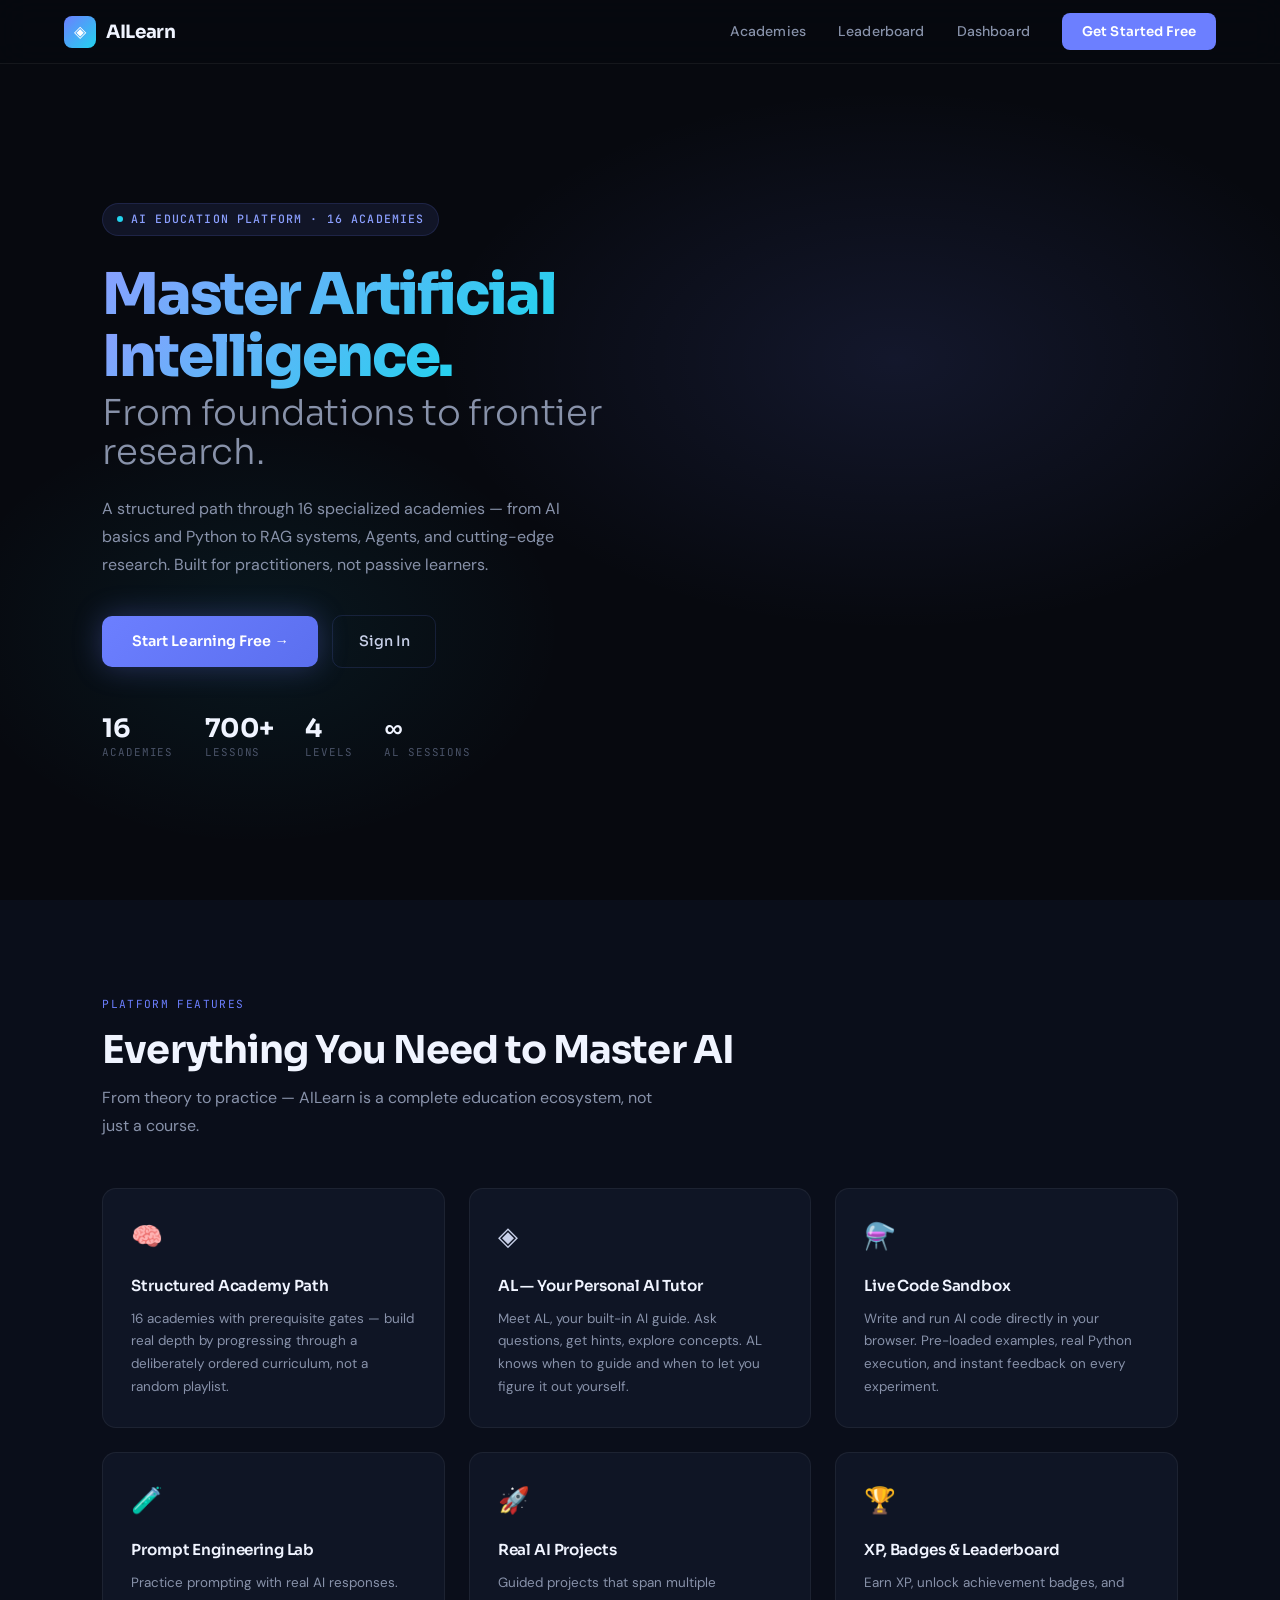
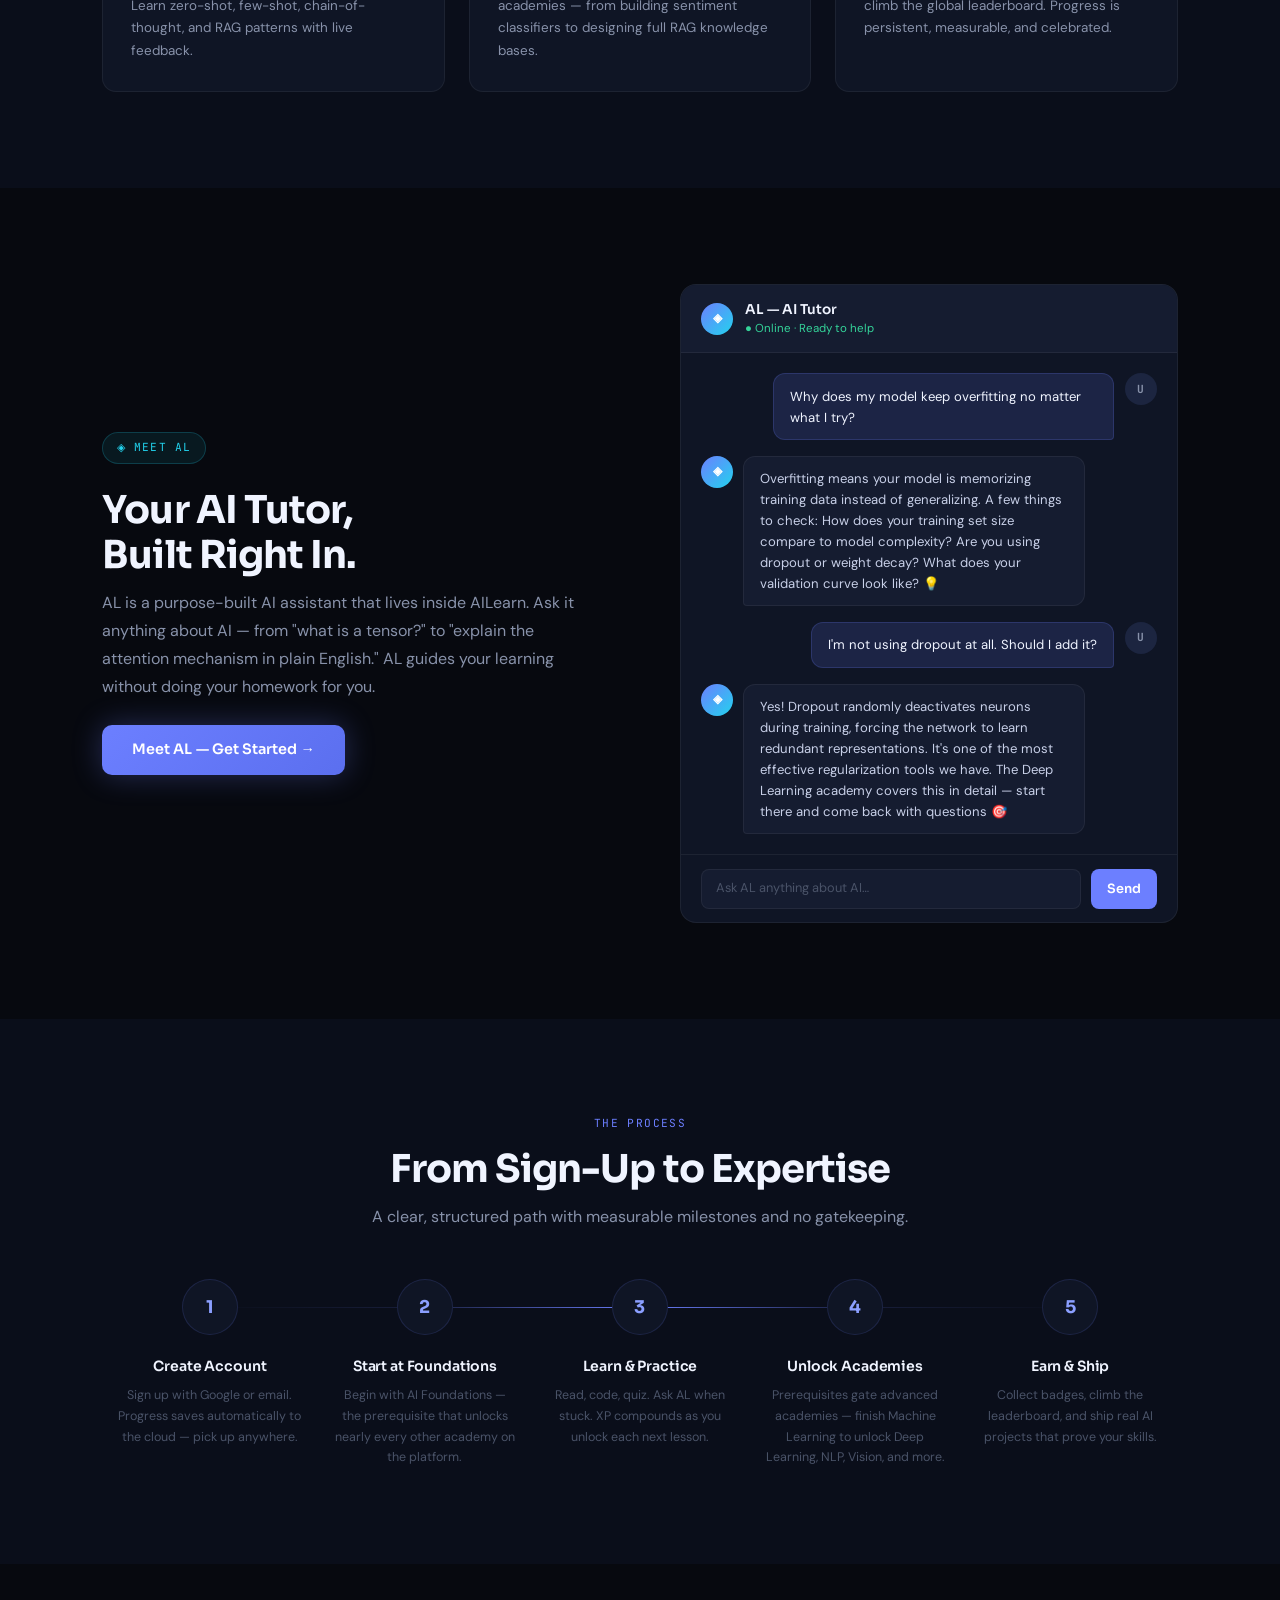
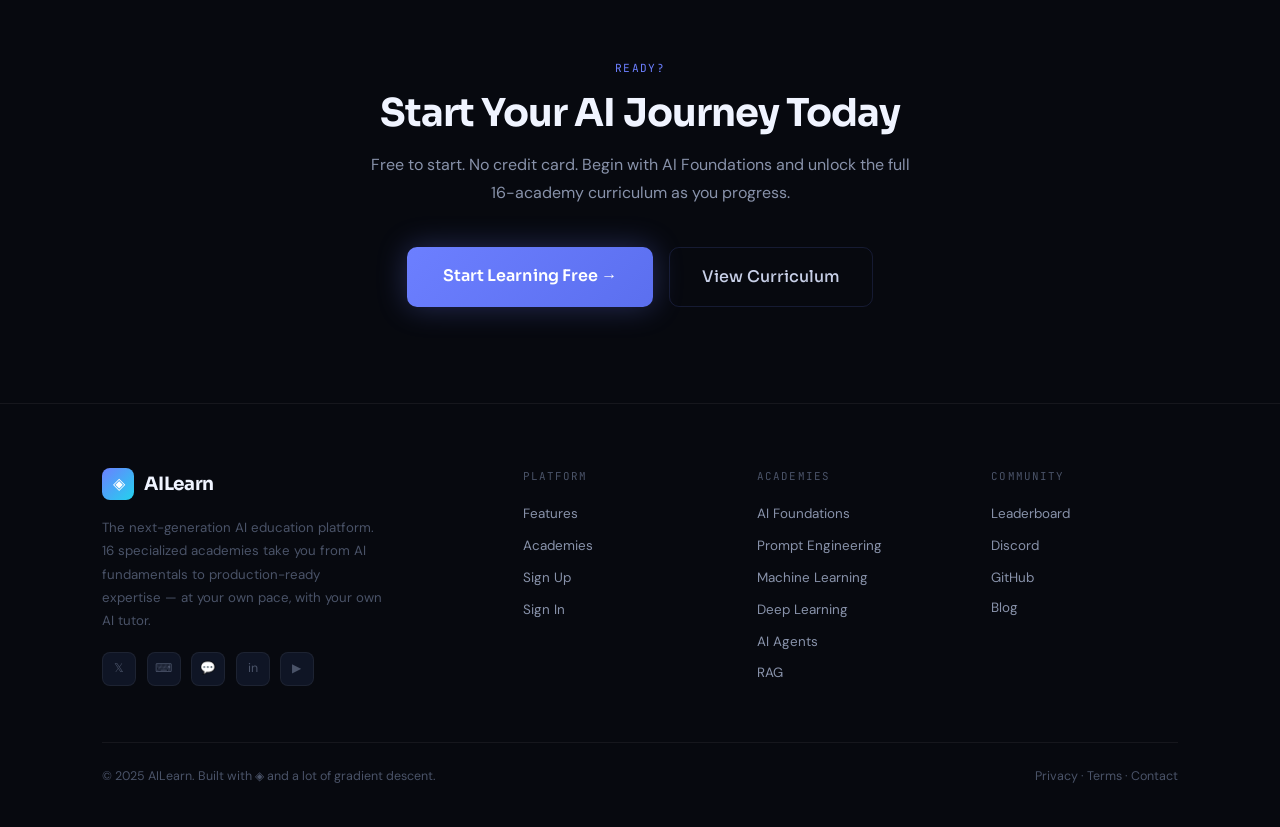
<file: index.html>
<!DOCTYPE html>
<html lang="en">
<head>
<meta charset="UTF-8">
<meta name="viewport" content="width=device-width, initial-scale=1.0">
<title>AILearn — Master Artificial Intelligence</title>
<link rel="preconnect" href="https://fonts.googleapis.com">
<link href="https://fonts.googleapis.com/css2?family=Sora:wght@300;400;500;600;700;800&family=DM+Sans:ital,wght@0,300;0,400;0,500;0,600;1,400&family=JetBrains+Mono:wght@400;500&display=swap" rel="stylesheet">
<link rel="stylesheet" href="styles.css">
<style>
  /* ── HERO (landing-specific) ── */
  .hero {
    min-height: 100vh;
    padding-top: 64px;
    display: grid;
    grid-template-columns: 1fr 1fr;
    align-items: center;
    gap: 4rem;
    padding-left: 8%;
    padding-right: 4%;
    position: relative;
    overflow: hidden;
  }
  .hero::before {
    content: '';
    position: absolute;
    inset: 0;
    background:
      radial-gradient(ellipse 60% 50% at 70% 40%, rgba(108,127,255,0.12) 0%, transparent 60%),
      radial-gradient(ellipse 40% 40% at 20% 70%, rgba(34,211,238,0.07) 0%, transparent 60%);
    pointer-events: none;
  }
  .hero-left { position: relative; z-index: 1; }

  .hero-eyebrow {
    display: inline-flex;
    align-items: center;
    gap: 0.5rem;
    background: rgba(108,127,255,0.1);
    border: 1px solid var(--border);
    color: var(--accent2);
    font-family: var(--font-m);
    font-size: 0.72rem;
    font-weight: 500;
    letter-spacing: 0.1em;
    text-transform: uppercase;
    padding: 0.38rem 0.85rem;
    border-radius: 100px;
    margin-bottom: 1.75rem;
  }
  .hero-eyebrow::before {
    content: '';
    width: 6px; height: 6px;
    background: var(--cyan);
    border-radius: 50%;
    animation: pulse 2s infinite;
  }
  .hero-h1 {
    font-family: var(--font-d);
    font-size: clamp(2.4rem, 4.5vw, 4rem);
    font-weight: 800;
    line-height: 1.08;
    letter-spacing: -0.035em;
    color: var(--text0);
    margin-bottom: 1.5rem;
  }
  .hero-h1 .grad {
    background: linear-gradient(135deg, var(--accent2) 0%, var(--cyan) 100%);
    -webkit-background-clip: text;
    -webkit-text-fill-color: transparent;
    background-clip: text;
  }
  .hero-h1 .muted {
    color: var(--text2);
    font-weight: 300;
    font-size: 0.62em;
    display: block;
    margin-top: 0.4rem;
    letter-spacing: -0.01em;
    -webkit-text-fill-color: var(--text2);
  }
  .hero-p { color: var(--text2); font-size: 1rem; line-height: 1.75; max-width: 480px; margin-bottom: 2.25rem; }
  .hero-actions { display: flex; gap: 0.85rem; align-items: center; flex-wrap: wrap; margin-bottom: 3rem; }
  .hero-meta { display: flex; gap: 2rem; flex-wrap: wrap; }
  .hero-meta-item { display: flex; flex-direction: column; gap: 0.15rem; }
  .hmi-num { font-family: var(--font-d); font-size: 1.6rem; font-weight: 700; color: var(--text0); line-height: 1; letter-spacing: -0.03em; }
  .hmi-label { font-family: var(--font-m); font-size: 0.68rem; color: var(--text3); text-transform: uppercase; letter-spacing: 0.08em; }

  .hero-right { position: relative; height: 580px; display: flex; align-items: center; justify-content: center; }
  #academy-graph { width: 100%; height: 100%; }

  @media (max-width: 900px) {
    .hero { grid-template-columns: 1fr; padding: 5rem 6% 3rem; min-height: auto; }
    .hero-right { height: 340px; }
  }
  @media (max-width: 600px) {
    .hero-h1 { font-size: 2rem; }
  }
</style>
</head>
<body>

<!-- nav injected by nav.js -->

<!-- HERO -->
<div class="hero">
  <div class="hero-left">
    <div class="hero-eyebrow">AI Education Platform · 16 Academies</div>
    <h1 class="hero-h1">
      <span class="grad">Master Artificial</span><br>
      <span class="grad">Intelligence.</span>
      <span class="muted">From foundations to frontier research.</span>
    </h1>
    <p class="hero-p">
      A structured path through 16 specialized academies — from AI basics and Python to RAG systems, Agents, and cutting-edge research. Built for practitioners, not passive learners.
    </p>
    <div class="hero-actions">
      <a href="auth.html" class="btn-primary">Start Learning Free →</a>
      <a href="auth.html" class="btn-ghost">Sign In</a>
    </div>
    <div class="hero-meta">
      <div class="hero-meta-item"><div class="hmi-num">16</div><div class="hmi-label">Academies</div></div>
      <div class="hero-meta-item"><div class="hmi-num">700+</div><div class="hmi-label">Lessons</div></div>
      <div class="hero-meta-item"><div class="hmi-num">4</div><div class="hmi-label">Levels</div></div>
      <div class="hero-meta-item"><div class="hmi-num">∞</div><div class="hmi-label">AL Sessions</div></div>
    </div>
  </div>
  <div class="hero-right">
    <canvas id="academy-graph"></canvas>
  </div>
</div>

<!-- FEATURES -->
<div id="features" class="band">
  <div class="band-inner">
    <div class="section-header">
      <div class="section-eyebrow">Platform Features</div>
      <h2 class="section-title">Everything You Need to Master AI</h2>
      <p class="section-sub">From theory to practice — AILearn is a complete education ecosystem, not just a course.</p>
    </div>
    <div class="features-grid">
      <div class="feature-card">
        <div class="feature-icon">🧠</div>
        <div class="feature-title">Structured Academy Path</div>
        <div class="feature-desc">16 academies with prerequisite gates — build real depth by progressing through a deliberately ordered curriculum, not a random playlist.</div>
      </div>
      <div class="feature-card">
        <div class="feature-icon">◈</div>
        <div class="feature-title">AL — Your Personal AI Tutor</div>
        <div class="feature-desc">Meet AL, your built-in AI guide. Ask questions, get hints, explore concepts. AL knows when to guide and when to let you figure it out yourself.</div>
      </div>
      <div class="feature-card">
        <div class="feature-icon">⚗️</div>
        <div class="feature-title">Live Code Sandbox</div>
        <div class="feature-desc">Write and run AI code directly in your browser. Pre-loaded examples, real Python execution, and instant feedback on every experiment.</div>
      </div>
      <div class="feature-card">
        <div class="feature-icon">🧪</div>
        <div class="feature-title">Prompt Engineering Lab</div>
        <div class="feature-desc">Practice prompting with real AI responses. Learn zero-shot, few-shot, chain-of-thought, and RAG patterns with live feedback.</div>
      </div>
      <div class="feature-card">
        <div class="feature-icon">🚀</div>
        <div class="feature-title">Real AI Projects</div>
        <div class="feature-desc">Guided projects that span multiple academies — from building sentiment classifiers to designing full RAG knowledge bases.</div>
      </div>
      <div class="feature-card">
        <div class="feature-icon">🏆</div>
        <div class="feature-title">XP, Badges & Leaderboard</div>
        <div class="feature-desc">Earn XP, unlock achievement badges, and climb the global leaderboard. Progress is persistent, measurable, and celebrated.</div>
      </div>
    </div>
  </div>
</div>

<!-- AL TUTOR -->
<section>
  <div class="al-section">
    <div>
      <div class="al-badge">◈ Meet AL</div>
      <h2 class="section-title">Your AI Tutor,<br>Built Right In.</h2>
      <p class="section-sub" style="margin-bottom: 1.5rem;">AL is a purpose-built AI assistant that lives inside AILearn. Ask it anything about AI — from "what is a tensor?" to "explain the attention mechanism in plain English." AL guides your learning without doing your homework for you.</p>
      <a href="auth.html" class="btn-primary">Meet AL — Get Started →</a>
    </div>
    <div class="al-chat-window">
      <div class="al-chat-topbar">
        <div class="al-avatar">◈</div>
        <div>
          <div class="al-name">AL — AI Tutor</div>
          <div class="al-status">● Online · Ready to help</div>
        </div>
      </div>
      <div class="al-messages-list">
        <div class="al-msg-row user">
          <div class="al-avatar" style="background: var(--bg4); color: var(--text2); font-size: 0.7rem;">U</div>
          <div class="al-bubble">Why does my model keep overfitting no matter what I try?</div>
        </div>
        <div class="al-msg-row">
          <div class="al-avatar">◈</div>
          <div class="al-bubble">Overfitting means your model is memorizing training data instead of generalizing. A few things to check: How does your training set size compare to model complexity? Are you using dropout or weight decay? What does your validation curve look like? 💡</div>
        </div>
        <div class="al-msg-row user">
          <div class="al-avatar" style="background: var(--bg4); color: var(--text2); font-size: 0.7rem;">U</div>
          <div class="al-bubble">I'm not using dropout at all. Should I add it?</div>
        </div>
        <div class="al-msg-row">
          <div class="al-avatar">◈</div>
          <div class="al-bubble">Yes! Dropout randomly deactivates neurons during training, forcing the network to learn redundant representations. It's one of the most effective regularization tools we have. The Deep Learning academy covers this in detail — start there and come back with questions 🎯</div>
        </div>
      </div>
      <div class="al-input-row">
        <div class="al-input-mock">Ask AL anything about AI…</div>
        <button class="al-send-mock">Send</button>
      </div>
    </div>
  </div>
</section>

<!-- HOW IT WORKS -->
<div class="band">
  <div class="band-inner" id="how-it-works">
    <div class="section-header" style="text-align: center; max-width: 600px; margin-left: auto; margin-right: auto;">
      <div class="section-eyebrow">The Process</div>
      <h2 class="section-title">From Sign-Up to Expertise</h2>
      <p class="section-sub" style="margin: 0 auto;">A clear, structured path with measurable milestones and no gatekeeping.</p>
    </div>
    <div class="steps-track">
      <div class="step-item">
        <div class="step-num">1</div>
        <div class="step-title">Create Account</div>
        <div class="step-desc">Sign up with Google or email. Progress saves automatically to the cloud — pick up anywhere.</div>
      </div>
      <div class="step-item">
        <div class="step-num">2</div>
        <div class="step-title">Start at Foundations</div>
        <div class="step-desc">Begin with AI Foundations — the prerequisite that unlocks nearly every other academy on the platform.</div>
      </div>
      <div class="step-item">
        <div class="step-num">3</div>
        <div class="step-title">Learn & Practice</div>
        <div class="step-desc">Read, code, quiz. Ask AL when stuck. XP compounds as you unlock each next lesson.</div>
      </div>
      <div class="step-item">
        <div class="step-num">4</div>
        <div class="step-title">Unlock Academies</div>
        <div class="step-desc">Prerequisites gate advanced academies — finish Machine Learning to unlock Deep Learning, NLP, Vision, and more.</div>
      </div>
      <div class="step-item">
        <div class="step-num">5</div>
        <div class="step-title">Earn & Ship</div>
        <div class="step-desc">Collect badges, climb the leaderboard, and ship real AI projects that prove your skills.</div>
      </div>
    </div>
  </div>
</div>

<!-- CTA -->
<section style="text-align: center;">
  <div class="section-eyebrow" style="text-align: center;">Ready?</div>
  <h2 class="section-title" style="text-align: center; max-width: 600px; margin: 0 auto 1rem;">Start Your AI Journey Today</h2>
  <p class="section-sub" style="text-align: center; margin: 0 auto 2.5rem;">
    Free to start. No credit card. Begin with AI Foundations and unlock the full 16-academy curriculum as you progress.
  </p>
  <div style="display: flex; gap: 1rem; justify-content: center; flex-wrap: wrap;">
    <a href="auth.html" class="btn-primary" style="font-size: 1rem; padding: 1rem 2.25rem;">Start Learning Free →</a>
    <a href="academies.html" class="btn-ghost" style="font-size: 1rem; padding: 1rem 2rem;">View Curriculum</a>
  </div>
</section>

<!-- footer injected by nav.js -->

<script src="curriculum.js"></script>
<script src="nav.js"></script>
<script>
  function renderGraph() {
    const canvas = document.getElementById('academy-graph');
    const dpr = window.devicePixelRatio || 1;
    const W = canvas.offsetWidth, H = canvas.offsetHeight;
    canvas.width = W * dpr;
    canvas.height = H * dpr;
    const ctx = canvas.getContext('2d');
    ctx.scale(dpr, dpr);

    const nodes = {
      'foundations':         { x: 0.5,  y: 0.08 },
      'prompt-engineering':  { x: 0.18, y: 0.26 },
      'python-for-ai':       { x: 0.82, y: 0.26 },
      'machine-learning':    { x: 0.75, y: 0.44 },
      'ai-business':         { x: 0.22, y: 0.44 },
      'ethics':              { x: 0.5,  y: 0.38 },
      'product-development': { x: 0.1,  y: 0.56 },
      'deep-learning':       { x: 0.68, y: 0.6  },
      'agents':              { x: 0.25, y: 0.65 },
      'mlops':               { x: 0.88, y: 0.55 },
      'fine-tuning':         { x: 0.55, y: 0.76 },
      'nlp':                 { x: 0.35, y: 0.8  },
      'computer-vision':     { x: 0.7,  y: 0.82 },
      'generative-ai':       { x: 0.12, y: 0.78 },
      'rag':                 { x: 0.42, y: 0.94 },
      'research':            { x: 0.82, y: 0.94 },
    };

    const nameToId = {};
    ACADEMIES.forEach(a => nameToId[a.name] = a.id);

    const edges = [];
    ACADEMIES.forEach(a => {
      a.prereqs.forEach(p => {
        if (p !== 'None' && nameToId[p] && nodes[a.id] && nodes[nameToId[p]]) {
          edges.push([nameToId[p], a.id]);
        }
      });
    });

    const diffColors = {
      beginner:     '#34D399',
      intermediate: '#FFB84D',
      advanced:     '#8B9FFF',
      expert:       '#FF6B6B',
    };

    function nodeXY(id) {
      const n = nodes[id];
      return [n.x * W, n.y * H];
    }

    edges.forEach(([from, to]) => {
      const [x1, y1] = nodeXY(from);
      const [x2, y2] = nodeXY(to);
      const grad = ctx.createLinearGradient(x1, y1, x2, y2);
      grad.addColorStop(0, 'rgba(108,127,255,0.35)');
      grad.addColorStop(1, 'rgba(34,211,238,0.15)');
      ctx.beginPath();
      ctx.strokeStyle = grad;
      ctx.lineWidth = 1.2;
      ctx.setLineDash([4, 6]);
      ctx.moveTo(x1, y1);
      ctx.lineTo(x2, y2);
      ctx.stroke();
      ctx.setLineDash([]);
    });

    ACADEMIES.forEach(a => {
      if (!nodes[a.id]) return;
      const [x, y] = nodeXY(a.id);
      const color = diffColors[a.difficulty] || '#8B9FFF';
      const r = 20;

      const glow = ctx.createRadialGradient(x, y, 0, x, y, r * 2.5);
      glow.addColorStop(0, color + '30');
      glow.addColorStop(1, 'transparent');
      ctx.beginPath();
      ctx.arc(x, y, r * 2.5, 0, Math.PI * 2);
      ctx.fillStyle = glow;
      ctx.fill();

      ctx.beginPath();
      ctx.arc(x, y, r, 0, Math.PI * 2);
      ctx.fillStyle = '#0F1525';
      ctx.fill();

      ctx.beginPath();
      ctx.arc(x, y, r, 0, Math.PI * 2);
      ctx.strokeStyle = color;
      ctx.lineWidth = 1.5;
      ctx.stroke();

      ctx.font = `${r * 0.85}px sans-serif`;
      ctx.textAlign = 'center';
      ctx.textBaseline = 'middle';
      ctx.fillText(a.icon, x, y);

      const shortName = a.name.length > 18 ? a.name.slice(0, 16) + '…' : a.name;
      ctx.font = `500 10px 'DM Sans', sans-serif`;
      ctx.fillStyle = 'rgba(200,208,232,0.75)';
      ctx.textAlign = 'center';
      ctx.textBaseline = 'top';
      ctx.fillText(shortName, x, y + r + 4);
    });
  }

  document.addEventListener('DOMContentLoaded', () => setTimeout(renderGraph, 50));
  window.addEventListener('resize', () => setTimeout(renderGraph, 50));
</script>
</body>
</html>
</file>
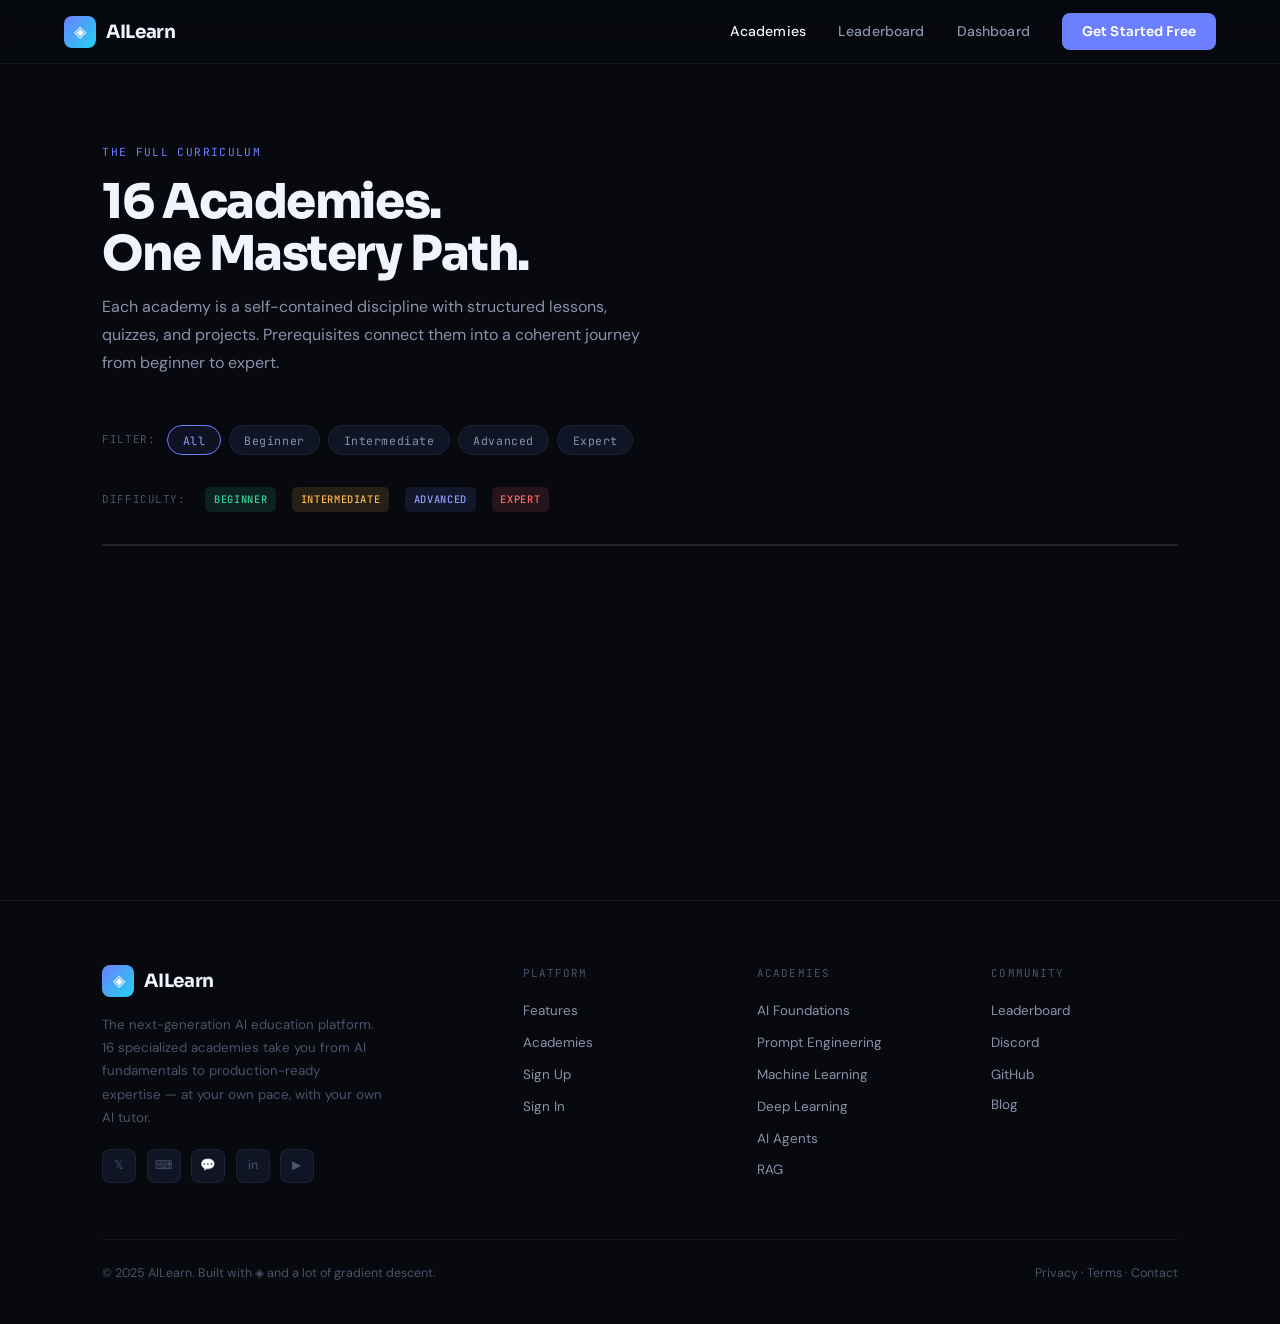
<file: academies.html>
<!DOCTYPE html>
<html lang="en">
<head>
<meta charset="UTF-8">
<meta name="viewport" content="width=device-width, initial-scale=1.0">
<title>Academies — AILearn</title>
<link rel="preconnect" href="https://fonts.googleapis.com">
<link href="https://fonts.googleapis.com/css2?family=Sora:wght@300;400;500;600;700;800&family=DM+Sans:ital,wght@0,300;0,400;0,500;0,600;1,400&family=JetBrains+Mono:wght@400;500&display=swap" rel="stylesheet">
<link rel="stylesheet" href="styles.css">
<style>
  .filter-bar {
    display: flex;
    gap: 0.5rem;
    flex-wrap: wrap;
    margin-bottom: 2rem;
    align-items: center;
  }
  .filter-btn {
    background: var(--bg2);
    border: 1px solid var(--border2);
    color: var(--text2);
    font-family: var(--font-m);
    font-size: 0.72rem;
    letter-spacing: 0.05em;
    padding: 0.4rem 0.9rem;
    border-radius: 100px;
    cursor: pointer;
    transition: border-color 0.2s, color 0.2s, background 0.2s;
  }
  .filter-btn:hover,
  .filter-btn.active { border-color: var(--accent); color: var(--accent2); background: rgba(108,127,255,0.08); }

  /* Detail panel */
  .academy-detail-overlay {
    position: fixed;
    inset: 0;
    background: rgba(7,9,15,0.7);
    backdrop-filter: blur(8px);
    z-index: 200;
    display: none;
    align-items: center;
    justify-content: center;
    padding: 2rem;
  }
  .academy-detail-overlay.open { display: flex; }

  .academy-detail-panel {
    background: var(--bg2);
    border: 1px solid var(--border);
    border-radius: 20px;
    max-width: 600px;
    width: 100%;
    max-height: 80vh;
    overflow-y: auto;
    padding: 2rem;
    position: relative;
    animation: fadeUp 0.25s ease;
  }
  .detail-close {
    position: absolute;
    top: 1.25rem; right: 1.25rem;
    background: var(--bg3);
    border: 1px solid var(--border2);
    color: var(--text2);
    width: 32px; height: 32px;
    border-radius: 8px;
    cursor: pointer;
    font-size: 1rem;
    display: grid;
    place-items: center;
    transition: color 0.2s;
  }
  .detail-close:hover { color: var(--text0); }

  .detail-icon { font-size: 2.5rem; margin-bottom: 0.75rem; }
  .detail-name { font-family: var(--font-d); font-size: 1.4rem; font-weight: 700; color: var(--text0); letter-spacing: -0.02em; margin-bottom: 0.4rem; }
  .detail-desc { color: var(--text2); font-size: 0.9rem; line-height: 1.7; margin-bottom: 1.5rem; }

  .detail-section-title {
    font-family: var(--font-m);
    font-size: 0.68rem;
    letter-spacing: 0.1em;
    text-transform: uppercase;
    color: var(--text3);
    margin-bottom: 0.65rem;
    margin-top: 1.25rem;
  }
  .detail-list { list-style: none; display: flex; flex-direction: column; gap: 0.4rem; }
  .detail-list li {
    font-size: 0.84rem;
    color: var(--text1);
    padding-left: 1rem;
    position: relative;
  }
  .detail-list li::before { content: '→'; position: absolute; left: 0; color: var(--accent); font-size: 0.7rem; top: 0.15rem; }

  .detail-skills { display: flex; gap: 0.5rem; flex-wrap: wrap; }
  .skill-chip {
    font-family: var(--font-m);
    font-size: 0.68rem;
    background: rgba(108,127,255,0.1);
    color: var(--accent2);
    border: 1px solid var(--border);
    padding: 0.25rem 0.65rem;
    border-radius: 6px;
    letter-spacing: 0.04em;
  }

  .detail-actions { display: flex; gap: 0.75rem; margin-top: 1.75rem; }

  .modules-list { display: flex; flex-direction: column; gap: 0.5rem; }
  .module-row {
    background: var(--bg3);
    border: 1px solid var(--border2);
    border-radius: 10px;
    padding: 0.85rem 1rem;
    display: flex;
    align-items: center;
    justify-content: space-between;
  }
  .module-title { font-family: var(--font-d); font-size: 0.85rem; font-weight: 600; color: var(--text0); }
  .module-meta { font-family: var(--font-m); font-size: 0.68rem; color: var(--text3); }
</style>
</head>
<body>
<div class="page-wrap">

  <!-- nav injected by nav.js -->

  <div class="page-hero">
    <div class="page-hero-eyebrow">The Full Curriculum</div>
    <h1>16 Academies.<br>One Mastery Path.</h1>
    <p>Each academy is a self-contained discipline with structured lessons, quizzes, and projects. Prerequisites connect them into a coherent journey from beginner to expert.</p>
  </div>

  <div style="padding: 0 8% 6rem; max-width: 1400px; margin: 0 auto;">

    <!-- Filter bar -->
    <div class="filter-bar">
      <span class="level-legend-label">Filter:</span>
      <button class="filter-btn active" data-filter="all">All</button>
      <button class="filter-btn" data-filter="beginner">Beginner</button>
      <button class="filter-btn" data-filter="intermediate">Intermediate</button>
      <button class="filter-btn" data-filter="advanced">Advanced</button>
      <button class="filter-btn" data-filter="expert">Expert</button>
    </div>

    <!-- Legend -->
    <div class="level-legend">
      <span class="level-legend-label">Difficulty:</span>
      <span class="ac-diff diff-beginner">Beginner</span>
      <span class="ac-diff diff-intermediate">Intermediate</span>
      <span class="ac-diff diff-advanced">Advanced</span>
      <span class="ac-diff diff-expert">Expert</span>
    </div>

    <div class="academies-grid" id="academies-grid"></div>
  </div>

</div>

<!-- Detail panel overlay -->
<div class="academy-detail-overlay" id="detail-overlay">
  <div class="academy-detail-panel" id="detail-panel">
    <button class="detail-close" id="detail-close">✕</button>
    <div id="detail-content"></div>
  </div>
</div>

<!-- footer injected by nav.js -->

<script src="curriculum.js"></script>
<script src="nav.js"></script>
<script>
  let activeFilter = 'all';

  function renderGrid() {
    const grid = document.getElementById('academies-grid');
    const filtered = activeFilter === 'all'
      ? ACADEMIES
      : ACADEMIES.filter(a => a.difficulty === activeFilter);

    grid.innerHTML = filtered.map(a => {
      const prereqHTML = a.prereqs[0] === 'None'
        ? `<span class="prereq-tag none">No prereqs</span>`
        : a.prereqs.map(p => `<span class="prereq-tag">${p}</span>`).join('');

      return `
        <div class="academy-card" data-id="${a.id}">
          <div class="ac-header">
            <div class="ac-icon">${a.icon}</div>
            <span class="ac-diff diff-${a.difficulty}">${a.difficulty}</span>
          </div>
          <div class="ac-name">${a.name}</div>
          <div class="ac-desc">${a.description || ''}</div>
          <div class="ac-footer">
            <div class="ac-lessons">${a.lessons} lessons</div>
            <div class="ac-prereqs">${prereqHTML}</div>
          </div>
        </div>`;
    }).join('');

    // Attach click listeners
    grid.querySelectorAll('.academy-card').forEach(card => {
      card.addEventListener('click', () => openDetail(card.dataset.id));
    });
  }

  function openDetail(id) {
    const a = ACADEMIES.find(x => x.id === id);
    if (!a) return;

    const prereqHTML = a.prereqs[0] === 'None'
      ? `<span class="prereq-tag none">No prerequisites</span>`
      : a.prereqs.map(p => `<span class="prereq-tag">${p}</span>`).join('');

    const objectivesHTML = a.objectives?.length
      ? `<div class="detail-section-title">What You'll Learn</div>
         <ul class="detail-list">${a.objectives.map(o => `<li>${o}</li>`).join('')}</ul>`
      : '';

    const skillsHTML = a.skills?.length
      ? `<div class="detail-section-title">Skills Gained</div>
         <div class="detail-skills">${a.skills.map(s => `<span class="skill-chip">${s}</span>`).join('')}</div>`
      : '';

    const modulesHTML = a.modules?.length
      ? `<div class="detail-section-title">Modules</div>
         <div class="modules-list">
           ${a.modules.map(m => `
             <div class="module-row">
               <div>
                 <div class="module-title">${m.title}</div>
                 <div style="font-size:0.78rem; color:var(--text3); margin-top:0.2rem;">${m.desc || ''}</div>
               </div>
               <div class="module-meta">${m.time || ''}</div>
             </div>`).join('')}
         </div>`
      : '';

    document.getElementById('detail-content').innerHTML = `
      <div class="detail-icon">${a.icon}</div>
      <div style="display:flex; align-items:center; gap:0.75rem; margin-bottom:0.5rem;">
        <div class="detail-name">${a.name}</div>
        <span class="ac-diff diff-${a.difficulty}">${a.difficulty}</span>
      </div>
      <div class="detail-desc">${a.description || ''}</div>
      <div style="display:flex; gap:0.5rem; flex-wrap:wrap; margin-bottom:0.5rem;">
        <span class="stat-pill"><strong>${a.lessons}</strong> lessons</span>
        <span style="display:flex;gap:0.3rem;align-items:center;">${prereqHTML}</span>
      </div>
      ${objectivesHTML}
      ${skillsHTML}
      ${modulesHTML}
      <div class="detail-actions">
        <a href="learn.html?academy=${a.id}" class="btn-primary">Start Academy →</a>
        <button class="btn-ghost" onclick="closeDetail()">Close</button>
      </div>`;

    document.getElementById('detail-overlay').classList.add('open');
  }

  function closeDetail() {
    document.getElementById('detail-overlay').classList.remove('open');
  }

  // Filter buttons
  document.querySelectorAll('.filter-btn').forEach(btn => {
    btn.addEventListener('click', () => {
      document.querySelectorAll('.filter-btn').forEach(b => b.classList.remove('active'));
      btn.classList.add('active');
      activeFilter = btn.dataset.filter;
      renderGrid();
    });
  });

  document.getElementById('detail-close').addEventListener('click', closeDetail);
  document.getElementById('detail-overlay').addEventListener('click', e => {
    if (e.target === document.getElementById('detail-overlay')) closeDetail();
  });

  // Open detail if ?id= param present
  document.addEventListener('DOMContentLoaded', () => {
    renderGrid();
    const params = new URLSearchParams(window.location.search);
    if (params.get('id')) openDetail(params.get('id'));
  });
</script>
</body>
</html>
</file>
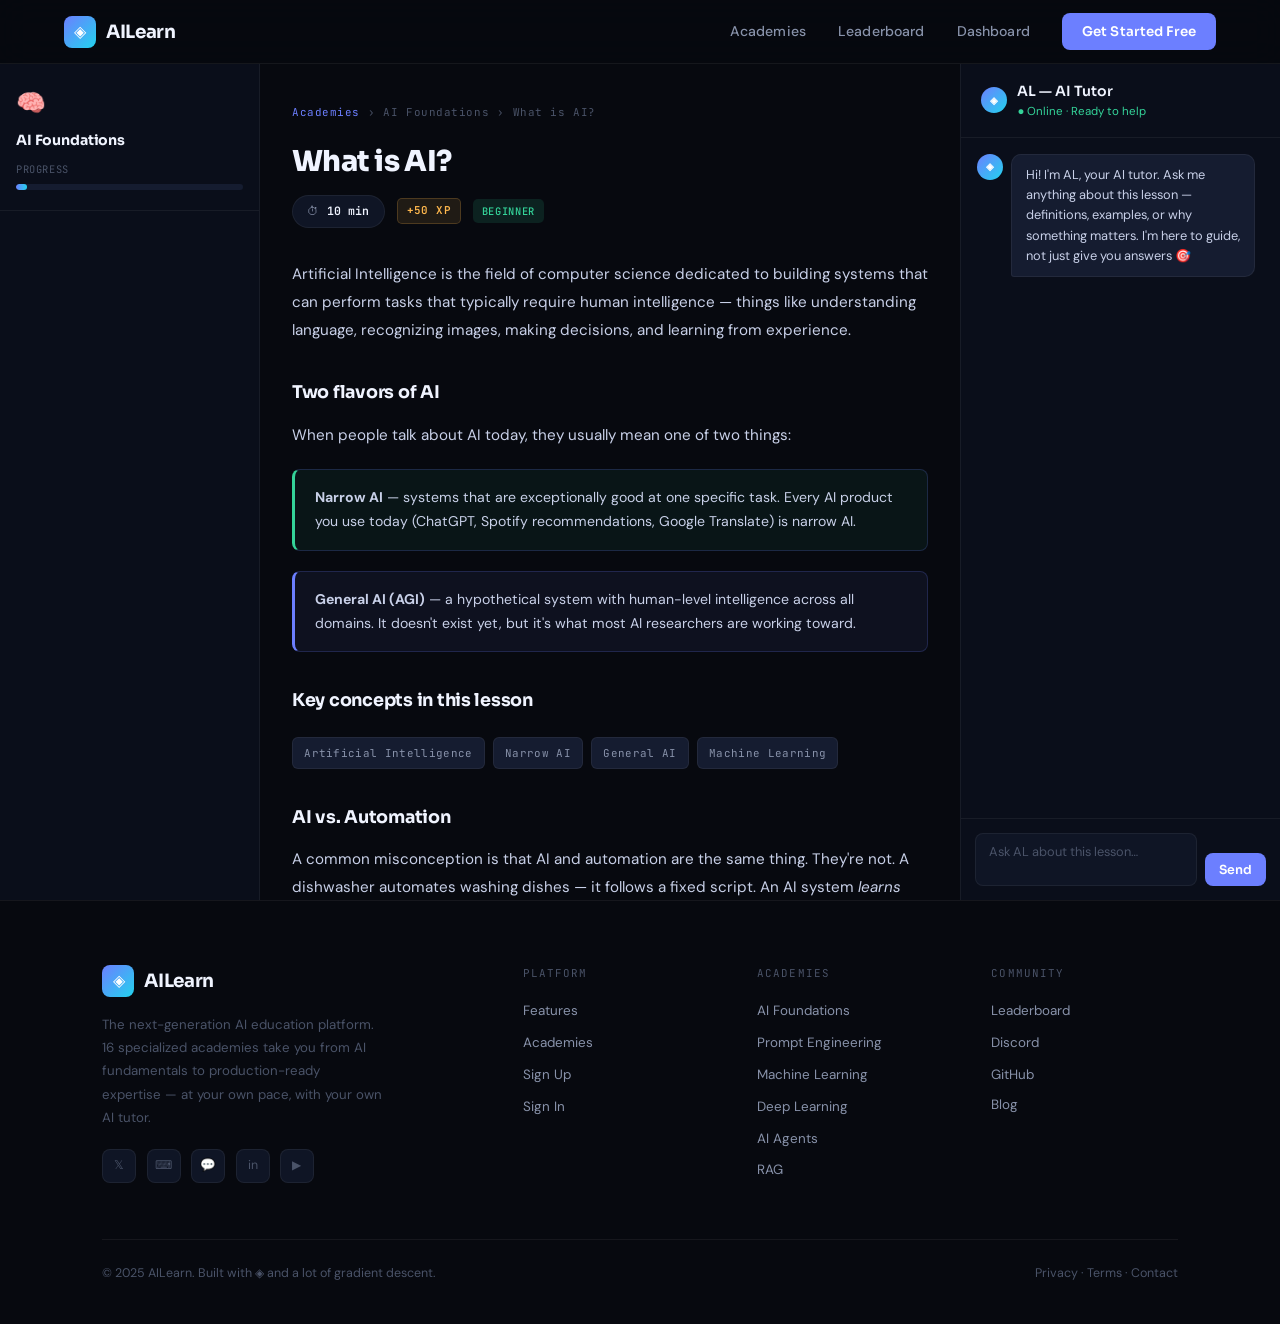
<file: learn.html>
<!DOCTYPE html>
<html lang="en">
<head>
<meta charset="UTF-8">
<meta name="viewport" content="width=device-width, initial-scale=1.0">
<title>Learn — AILearn</title>
<link rel="preconnect" href="https://fonts.googleapis.com">
<link href="https://fonts.googleapis.com/css2?family=Sora:wght@300;400;500;600;700;800&family=DM+Sans:ital,wght@0,300;0,400;0,500;0,600;1,400&family=JetBrains+Mono:wght@400;500&display=swap" rel="stylesheet">
<link rel="stylesheet" href="styles.css">
<style>
  .learn-layout {
    display: grid;
    grid-template-columns: 260px 1fr 320px;
    gap: 0;
    height: calc(100vh - 64px);
    margin-top: 64px;
    overflow: hidden;
  }

  /* ── LEFT SIDEBAR: module list ── */
  .learn-sidebar {
    background: var(--bg1);
    border-right: 1px solid var(--border2);
    overflow-y: auto;
    display: flex;
    flex-direction: column;
  }
  .sidebar-academy-header {
    padding: 1.25rem 1rem;
    border-bottom: 1px solid var(--border2);
    position: sticky;
    top: 0;
    background: var(--bg1);
    z-index: 1;
  }
  .sidebar-academy-icon { font-size: 1.5rem; margin-bottom: 0.4rem; }
  .sidebar-academy-name {
    font-family: var(--font-d);
    font-size: 0.88rem;
    font-weight: 700;
    color: var(--text0);
    letter-spacing: -0.01em;
    margin-bottom: 0.6rem;
  }
  .sidebar-progress-label {
    font-family: var(--font-m);
    font-size: 0.65rem;
    color: var(--text3);
    text-transform: uppercase;
    letter-spacing: 0.06em;
    margin-bottom: 0.4rem;
  }

  .module-group { padding: 0.75rem 0; border-bottom: 1px solid var(--border2); }
  .module-group-title {
    font-family: var(--font-m);
    font-size: 0.65rem;
    text-transform: uppercase;
    letter-spacing: 0.08em;
    color: var(--text3);
    padding: 0 1rem;
    margin-bottom: 0.4rem;
  }

  .lesson-item {
    display: flex;
    align-items: center;
    gap: 0.6rem;
    padding: 0.5rem 1rem;
    cursor: pointer;
    transition: background 0.15s;
    border-radius: 0;
  }
  .lesson-item:hover { background: var(--bg2); }
  .lesson-item.active { background: rgba(108,127,255,0.1); }

  .lesson-dot {
    width: 18px; height: 18px;
    border-radius: 50%;
    border: 1.5px solid var(--text3);
    display: grid;
    place-items: center;
    flex-shrink: 0;
    font-size: 0.55rem;
    color: transparent;
    transition: border-color 0.2s;
  }
  .lesson-dot.done { background: var(--green); border-color: var(--green); color: white; }
  .lesson-dot.active { border-color: var(--accent); }
  .lesson-dot.locked { opacity: 0.35; }

  .lesson-item-title {
    font-size: 0.8rem;
    color: var(--text2);
    line-height: 1.4;
  }
  .lesson-item.active .lesson-item-title { color: var(--text0); font-weight: 500; }

  /* ── MAIN CONTENT ── */
  .learn-main {
    overflow-y: auto;
    background: var(--bg0);
  }

  .lesson-content {
    max-width: 700px;
    margin: 0 auto;
    padding: 2.5rem 2rem 5rem;
  }

  .lesson-breadcrumb {
    font-family: var(--font-m);
    font-size: 0.68rem;
    color: var(--text3);
    letter-spacing: 0.05em;
    margin-bottom: 1.5rem;
    display: flex;
    align-items: center;
    gap: 0.5rem;
  }
  .lesson-breadcrumb a { color: var(--accent); text-decoration: none; }
  .lesson-breadcrumb a:hover { color: var(--accent2); }

  .lesson-title {
    font-family: var(--font-d);
    font-size: 1.8rem;
    font-weight: 800;
    color: var(--text0);
    letter-spacing: -0.025em;
    line-height: 1.15;
    margin-bottom: 1rem;
  }

  .lesson-meta-row {
    display: flex;
    gap: 0.75rem;
    align-items: center;
    margin-bottom: 2rem;
    flex-wrap: wrap;
  }

  .lesson-body {
    color: var(--text1);
    font-size: 0.95rem;
    line-height: 1.85;
  }
  .lesson-body h3 {
    font-family: var(--font-d);
    font-size: 1.1rem;
    font-weight: 700;
    color: var(--text0);
    margin: 2rem 0 0.75rem;
    letter-spacing: -0.015em;
  }
  .lesson-body p { margin-bottom: 1.1rem; }
  .lesson-body code {
    font-family: var(--font-m);
    font-size: 0.82em;
    background: var(--bg3);
    border: 1px solid var(--border2);
    padding: 0.15rem 0.4rem;
    border-radius: 5px;
    color: var(--cyan);
  }
  .lesson-body pre {
    background: var(--bg2);
    border: 1px solid var(--border2);
    border-radius: 10px;
    padding: 1.25rem;
    overflow-x: auto;
    margin: 1.25rem 0;
  }
  .lesson-body pre code {
    background: none;
    border: none;
    padding: 0;
    font-size: 0.84rem;
    color: var(--text1);
  }

  .callout {
    background: rgba(108,127,255,0.07);
    border: 1px solid rgba(108,127,255,0.2);
    border-left: 3px solid var(--accent);
    border-radius: 8px;
    padding: 1rem 1.25rem;
    margin: 1.25rem 0;
    font-size: 0.88rem;
    color: var(--text1);
    line-height: 1.7;
  }
  .callout.tip  { border-left-color: var(--green);  background: rgba(52,211,153,0.06); }
  .callout.warn { border-left-color: var(--gold);   background: rgba(255,184,77,0.06); }

  .concept-chips { display: flex; gap: 0.5rem; flex-wrap: wrap; margin: 1.25rem 0; }
  .concept-chip {
    font-family: var(--font-m);
    font-size: 0.68rem;
    background: var(--bg3);
    border: 1px solid var(--border2);
    color: var(--text2);
    padding: 0.3rem 0.7rem;
    border-radius: 6px;
    letter-spacing: 0.03em;
  }

  .quiz-section {
    background: var(--bg2);
    border: 1px solid var(--border2);
    border-radius: 14px;
    padding: 1.5rem;
    margin-top: 2.5rem;
  }
  .quiz-title {
    font-family: var(--font-d);
    font-size: 1rem;
    font-weight: 700;
    color: var(--text0);
    margin-bottom: 1.25rem;
  }
  .quiz-option {
    display: flex;
    align-items: center;
    gap: 0.75rem;
    background: var(--bg3);
    border: 1px solid var(--border2);
    border-radius: 9px;
    padding: 0.75rem 1rem;
    margin-bottom: 0.6rem;
    cursor: pointer;
    transition: border-color 0.2s, background 0.2s;
    font-size: 0.86rem;
    color: var(--text1);
  }
  .quiz-option:hover { border-color: var(--border); background: var(--bg4); }
  .quiz-option.correct { border-color: var(--green); background: rgba(52,211,153,0.08); color: var(--green); }
  .quiz-option.wrong   { border-color: var(--coral); background: rgba(255,107,107,0.08); color: var(--coral); }
  .quiz-option-dot {
    width: 18px; height: 18px;
    border-radius: 50%;
    border: 1.5px solid var(--text3);
    flex-shrink: 0;
  }

  .lesson-nav-bar {
    display: flex;
    align-items: center;
    justify-content: space-between;
    margin-top: 3rem;
    padding-top: 2rem;
    border-top: 1px solid var(--border2);
  }

  /* ── RIGHT SIDEBAR: AL Tutor ── */
  .al-sidebar {
    background: var(--bg1);
    border-left: 1px solid var(--border2);
    display: flex;
    flex-direction: column;
    overflow: hidden;
  }
  .al-sidebar-header {
    padding: 1rem 1.25rem;
    border-bottom: 1px solid var(--border2);
    display: flex;
    align-items: center;
    gap: 0.65rem;
    flex-shrink: 0;
  }
  .al-sidebar-title { font-family: var(--font-d); font-size: 0.88rem; font-weight: 600; color: var(--text0); }
  .al-sidebar-sub   { font-size: 0.72rem; color: var(--green); }

  .al-messages {
    flex: 1;
    overflow-y: auto;
    padding: 1rem;
    display: flex;
    flex-direction: column;
    gap: 0.85rem;
  }
  .al-msg {
    display: flex;
    gap: 0.5rem;
    align-items: flex-start;
  }
  .al-msg.user { flex-direction: row-reverse; }
  .al-msg-avatar {
    width: 26px; height: 26px;
    border-radius: 50%;
    background: linear-gradient(135deg, var(--accent), var(--cyan));
    display: grid;
    place-items: center;
    font-size: 0.62rem;
    font-weight: 700;
    color: white;
    font-family: var(--font-m);
    flex-shrink: 0;
  }
  .al-msg.user .al-msg-avatar { background: var(--bg4); color: var(--text3); }
  .al-msg-bubble {
    background: var(--bg3);
    border: 1px solid var(--border2);
    border-radius: 10px 10px 10px 3px;
    padding: 0.6rem 0.85rem;
    font-size: 0.8rem;
    color: var(--text1);
    line-height: 1.6;
    max-width: 85%;
  }
  .al-msg.user .al-msg-bubble {
    background: rgba(108,127,255,0.12);
    border-color: rgba(108,127,255,0.2);
    border-radius: 10px 10px 3px 10px;
    color: var(--text0);
  }
  .al-typing { color: var(--text3); font-style: italic; font-size: 0.78rem; padding: 0 0.5rem; }

  .al-sidebar-input {
    padding: 0.85rem;
    border-top: 1px solid var(--border2);
    display: flex;
    gap: 0.5rem;
    flex-shrink: 0;
  }
  .al-input-field {
    flex: 1;
    background: var(--bg2);
    border: 1px solid var(--border2);
    border-radius: 8px;
    padding: 0.55rem 0.85rem;
    font-size: 0.8rem;
    color: var(--text1);
    font-family: var(--font-b);
    outline: none;
    transition: border-color 0.2s;
    resize: none;
  }
  .al-input-field:focus { border-color: var(--border); }
  .al-input-field::placeholder { color: var(--text3); }
  .al-send-btn {
    background: var(--accent);
    color: white;
    border: none;
    padding: 0.55rem 0.9rem;
    border-radius: 8px;
    font-size: 0.78rem;
    font-family: var(--font-d);
    font-weight: 600;
    cursor: pointer;
    transition: background 0.2s;
    align-self: flex-end;
  }
  .al-send-btn:hover { background: var(--accent2); }
  .al-send-btn:disabled { opacity: 0.5; cursor: not-allowed; }

  @media (max-width: 1100px) {
    .learn-layout { grid-template-columns: 220px 1fr; }
    .al-sidebar { display: none; }
  }
  @media (max-width: 700px) {
    .learn-layout { grid-template-columns: 1fr; }
    .learn-sidebar { display: none; }
  }
</style>
</head>
<body>

<!-- nav injected by nav.js -->

<div class="learn-layout">

  <!-- LEFT SIDEBAR -->
  <aside class="learn-sidebar" id="learn-sidebar">
    <div class="sidebar-academy-header">
      <div class="sidebar-academy-icon" id="sidebar-icon">🧠</div>
      <div class="sidebar-academy-name" id="sidebar-name">AI Foundations</div>
      <div class="sidebar-progress-label">Progress</div>
      <div class="progress-bar-wrap">
        <div class="progress-bar-fill" id="sidebar-progress" style="width: 5%"></div>
      </div>
    </div>
    <div id="module-list"></div>
  </aside>

  <!-- MAIN CONTENT -->
  <main class="learn-main">
    <div class="lesson-content">
      <div class="lesson-breadcrumb">
        <a href="academies.html">Academies</a>
        <span>›</span>
        <span id="breadcrumb-academy">AI Foundations</span>
        <span>›</span>
        <span id="breadcrumb-lesson">What is AI?</span>
      </div>

      <h1 class="lesson-title" id="lesson-title">What is AI?</h1>

      <div class="lesson-meta-row">
        <span class="stat-pill">⏱ <strong>10 min</strong></span>
        <span class="xp-badge">+50 XP</span>
        <span class="ac-diff diff-beginner">Beginner</span>
      </div>

      <div class="lesson-body" id="lesson-body">
        <p>Artificial Intelligence is the field of computer science dedicated to building systems that can perform tasks that typically require human intelligence — things like understanding language, recognizing images, making decisions, and learning from experience.</p>

        <h3>Two flavors of AI</h3>
        <p>When people talk about AI today, they usually mean one of two things:</p>

        <div class="callout tip">
          <strong>Narrow AI</strong> — systems that are exceptionally good at one specific task. Every AI product you use today (ChatGPT, Spotify recommendations, Google Translate) is narrow AI.
        </div>
        <div class="callout">
          <strong>General AI (AGI)</strong> — a hypothetical system with human-level intelligence across all domains. It doesn't exist yet, but it's what most AI researchers are working toward.
        </div>

        <h3>Key concepts in this lesson</h3>
        <div class="concept-chips">
          <span class="concept-chip">Artificial Intelligence</span>
          <span class="concept-chip">Narrow AI</span>
          <span class="concept-chip">General AI</span>
          <span class="concept-chip">Machine Learning</span>
        </div>

        <h3>AI vs. Automation</h3>
        <p>A common misconception is that AI and automation are the same thing. They're not. A dishwasher automates washing dishes — it follows a fixed script. An AI system <em>learns</em> from data and can generalize to new situations it wasn't explicitly programmed for.</p>

        <pre><code># Automation: explicit rules
def is_spam(email):
    if "FREE MONEY" in email:
        return True
    return False

# AI: learned from examples
model = train_on(10_000_labeled_emails)
model.predict(new_email)  # generalizes!</code></pre>

        <p>That difference — learning vs. scripting — is the core of what makes AI powerful and unpredictable.</p>

        <div class="callout warn">
          <strong>Common Mistake:</strong> Thinking "AI" means humanoid robots. Almost all real-world AI is invisible software running behind apps and websites.
        </div>
      </div>

      <!-- QUIZ -->
      <div class="quiz-section" id="quiz-section">
        <div class="quiz-title">Quick Check — What is AI?</div>
        <div id="quiz-options">
          <div class="quiz-option" data-correct="false" onclick="answerQuiz(this)">
            <div class="quiz-option-dot"></div>
            AI and automation are the same thing
          </div>
          <div class="quiz-option" data-correct="true" onclick="answerQuiz(this)">
            <div class="quiz-option-dot"></div>
            AI systems learn from data and generalize to new situations
          </div>
          <div class="quiz-option" data-correct="false" onclick="answerQuiz(this)">
            <div class="quiz-option-dot"></div>
            All AI systems are General AI (AGI)
          </div>
          <div class="quiz-option" data-correct="false" onclick="answerQuiz(this)">
            <div class="quiz-option-dot"></div>
            AI only refers to physical robots
          </div>
        </div>
      </div>

      <!-- LESSON NAV -->
      <div class="lesson-nav-bar">
        <button class="btn-ghost" id="prev-btn" onclick="navigateLesson(-1)">← Previous</button>
        <button class="btn-primary" id="next-btn" onclick="navigateLesson(1)">Next Lesson →</button>
      </div>
    </div>
  </main>

  <!-- AL TUTOR SIDEBAR -->
  <aside class="al-sidebar">
    <div class="al-sidebar-header">
      <div class="al-msg-avatar">◈</div>
      <div>
        <div class="al-sidebar-title">AL — AI Tutor</div>
        <div class="al-sidebar-sub">● Online · Ready to help</div>
      </div>
    </div>
    <div class="al-messages" id="al-messages">
      <div class="al-msg">
        <div class="al-msg-avatar">◈</div>
        <div class="al-msg-bubble">Hi! I'm AL, your AI tutor. Ask me anything about this lesson — definitions, examples, or why something matters. I'm here to guide, not just give you answers 🎯</div>
      </div>
    </div>
    <div class="al-sidebar-input">
      <textarea class="al-input-field" id="al-input" placeholder="Ask AL about this lesson…" rows="2"></textarea>
      <button class="al-send-btn" id="al-send" onclick="sendToAL()">Send</button>
    </div>
  </aside>

</div>

<script src="curriculum.js"></script>
<script src="nav.js"></script>
<script>
  // ── URL PARAMS ──
  const params = new URLSearchParams(window.location.search);
  const academyId = params.get('academy') || 'foundations';
  const academy = ACADEMIES.find(a => a.id === academyId) || ACADEMIES[0];

  // ── POPULATE SIDEBAR ──
  document.getElementById('sidebar-icon').textContent = academy.icon;
  document.getElementById('sidebar-name').textContent = academy.name;
  document.getElementById('breadcrumb-academy').textContent = academy.name;

  const moduleList = document.getElementById('module-list');
  if (academy.modules?.length) {
    academy.modules.forEach((mod, mi) => {
      const group = document.createElement('div');
      group.className = 'module-group';
      const title = document.createElement('div');
      title.className = 'module-group-title';
      title.textContent = mod.title;
      group.appendChild(title);

      (mod.lessons || []).forEach((lesson, li) => {
        const item = document.createElement('div');
        item.className = `lesson-item ${mi === 0 && li === 0 ? 'active' : ''}`;
        item.innerHTML = `
          <div class="lesson-dot ${mi === 0 && li === 0 ? 'active' : ''}">✓</div>
          <div class="lesson-item-title">${lesson.title}</div>`;
        item.addEventListener('click', () => loadLesson(lesson, item));
        group.appendChild(item);
      });

      moduleList.appendChild(group);
    });
  } else {
    moduleList.innerHTML = `<div style="padding:1rem; font-size:0.8rem; color:var(--text3);">Modules coming soon…</div>`;
  }

  function loadLesson(lesson, el) {
    document.querySelectorAll('.lesson-item').forEach(i => i.classList.remove('active'));
    document.querySelectorAll('.lesson-dot').forEach(d => d.classList.remove('active'));
    el.classList.add('active');
    el.querySelector('.lesson-dot').classList.add('active');
    document.getElementById('lesson-title').textContent = lesson.title;
    document.getElementById('breadcrumb-lesson').textContent = lesson.title;
  }

  // ── QUIZ ──
  let quizAnswered = false;
  function answerQuiz(el) {
    if (quizAnswered) return;
    quizAnswered = true;
    const isCorrect = el.dataset.correct === 'true';
    document.querySelectorAll('.quiz-option').forEach(o => {
      if (o.dataset.correct === 'true') o.classList.add('correct');
    });
    if (!isCorrect) el.classList.add('wrong');
  }

  // ── LESSON NAV ──
  function navigateLesson(dir) {
    // Placeholder — in a full implementation, tracks current lesson index
    const items = document.querySelectorAll('.lesson-item');
    const active = document.querySelector('.lesson-item.active');
    const idx = Array.from(items).indexOf(active);
    const next = items[idx + dir];
    if (next) next.click();
  }

  // ── AL TUTOR ──
  const alMessages = document.getElementById('al-messages');
  const alInput    = document.getElementById('al-input');
  const alSend     = document.getElementById('al-send');

  alInput.addEventListener('keydown', e => {
    if (e.key === 'Enter' && !e.shiftKey) { e.preventDefault(); sendToAL(); }
  });

  async function sendToAL() {
    const text = alInput.value.trim();
    if (!text) return;

    appendMsg('user', text);
    alInput.value = '';
    alSend.disabled = true;

    const typing = document.createElement('div');
    typing.className = 'al-typing';
    typing.textContent = 'AL is thinking…';
    alMessages.appendChild(typing);
    alMessages.scrollTop = alMessages.scrollHeight;

    try {
      const response = await fetch('https://api.anthropic.com/v1/messages', {
        method: 'POST',
        headers: { 'Content-Type': 'application/json' },
        body: JSON.stringify({
          model: 'claude-sonnet-4-6',
          max_tokens: 1000,
          system: `You are AL, an AI tutor inside AILearn — an AI education platform. The student is currently studying the "${academy.name}" academy. Your role is to guide learning, ask Socratic questions, give hints, and explain concepts clearly. Never just give away answers — prompt the student to think first. Be encouraging, concise, and use emojis sparingly. Reference the current lesson context when relevant.`,
          messages: [{ role: 'user', content: text }]
        })
      });
      const data = await response.json();
      const reply = data.content?.map(b => b.text || '').join('') || 'Hmm, I had trouble with that. Try rephrasing?';
      typing.remove();
      appendMsg('al', reply);
    } catch (err) {
      typing.remove();
      appendMsg('al', 'Something went wrong connecting to AL. Please try again!');
    } finally {
      alSend.disabled = false;
    }
  }

  function appendMsg(role, text) {
    const row = document.createElement('div');
    row.className = `al-msg ${role === 'user' ? 'user' : ''}`;
    row.innerHTML = `
      <div class="al-msg-avatar">${role === 'user' ? 'U' : '◈'}</div>
      <div class="al-msg-bubble">${text.replace(/\n/g, '<br>')}</div>`;
    alMessages.appendChild(row);
    alMessages.scrollTop = alMessages.scrollHeight;
  }
</script>
</body>
</html>
</file>
<file: styles.css>
:root {
  --bg0: #07090F;
  --bg1: #0A0E1A;
  --bg2: #0F1525;
  --bg3: #151C30;
  --bg4: #1C2540;
  --accent: #6C7FFF;
  --accent2: #8B9FFF;
  --cyan: #22D3EE;
  --coral: #FF6B6B;
  --gold: #FFB84D;
  --green: #34D399;
  --text0: #F0F4FF;
  --text1: #C8D0E8;
  --text2: #8892AA;
  --text3: #4A5368;
  --border: rgba(108,127,255,0.15);
  --border2: rgba(255,255,255,0.06);
  --glow: rgba(108,127,255,0.25);

  --font-d: 'Sora', sans-serif;
  --font-b: 'DM Sans', sans-serif;
  --font-m: 'JetBrains Mono', monospace;
}

*, *::before, *::after { box-sizing: border-box; margin: 0; padding: 0; }
html { scroll-behavior: smooth; }
body {
  background: var(--bg0);
  color: var(--text1);
  font-family: var(--font-b);
  font-size: 16px;
  line-height: 1.6;
  overflow-x: hidden;
}

/* ── NAV ── */
nav {
  position: fixed;
  top: 0; left: 0; right: 0;
  z-index: 100;
  display: flex;
  align-items: center;
  justify-content: space-between;
  padding: 0 5%;
  height: 64px;
  background: rgba(7,9,15,0.85);
  backdrop-filter: blur(16px);
  border-bottom: 1px solid var(--border2);
}

.nav-logo {
  display: flex;
  align-items: center;
  gap: 10px;
  font-family: var(--font-d);
  font-size: 1.15rem;
  font-weight: 700;
  color: var(--text0);
  letter-spacing: -0.02em;
  text-decoration: none;
}

.nav-logo-mark {
  width: 32px; height: 32px;
  background: linear-gradient(135deg, var(--accent), var(--cyan));
  border-radius: 8px;
  display: grid;
  place-items: center;
  font-size: 1rem;
  color: white;
  font-family: var(--font-m);
  font-weight: 500;
  flex-shrink: 0;
}

.nav-links {
  display: flex;
  align-items: center;
  gap: 2rem;
}

.nav-link {
  background: none; border: none; cursor: pointer;
  color: var(--text2);
  font-family: var(--font-b);
  font-size: 0.88rem;
  font-weight: 500;
  transition: color 0.2s;
  letter-spacing: 0.01em;
  text-decoration: none;
}
.nav-link:hover, .nav-link.active { color: var(--text0); }

.nav-cta {
  background: var(--accent);
  color: #fff;
  border: none;
  padding: 0.5rem 1.25rem;
  border-radius: 8px;
  font-family: var(--font-d);
  font-size: 0.83rem;
  font-weight: 600;
  cursor: pointer;
  transition: background 0.2s, transform 0.15s;
  letter-spacing: 0.01em;
  text-decoration: none;
}
.nav-cta:hover { background: var(--accent2); transform: translateY(-1px); }

/* ── BUTTONS ── */
.btn-primary {
  background: linear-gradient(135deg, var(--accent) 0%, #5B6FEF 100%);
  color: #fff;
  border: none;
  padding: 0.85rem 1.85rem;
  border-radius: 10px;
  font-family: var(--font-d);
  font-size: 0.9rem;
  font-weight: 600;
  cursor: pointer;
  transition: transform 0.2s, box-shadow 0.2s;
  box-shadow: 0 0 30px rgba(108,127,255,0.3);
  letter-spacing: 0.005em;
  text-decoration: none;
  display: inline-block;
}
.btn-primary:hover { transform: translateY(-2px); box-shadow: 0 8px 40px rgba(108,127,255,0.45); }

.btn-ghost {
  background: none;
  color: var(--text1);
  border: 1px solid var(--border);
  padding: 0.85rem 1.6rem;
  border-radius: 10px;
  font-family: var(--font-d);
  font-size: 0.9rem;
  font-weight: 500;
  cursor: pointer;
  transition: border-color 0.2s, color 0.2s;
  text-decoration: none;
  display: inline-block;
}
.btn-ghost:hover { border-color: var(--accent); color: var(--text0); }

/* ── SECTION SCAFFOLDING ── */
.page-wrap {
  padding-top: 64px;
  min-height: 100vh;
}

section {
  padding: 6rem 8%;
  max-width: 1400px;
  margin: 0 auto;
  width: 100%;
}

.section-eyebrow {
  font-family: var(--font-m);
  font-size: 0.7rem;
  letter-spacing: 0.12em;
  text-transform: uppercase;
  color: var(--accent);
  margin-bottom: 0.85rem;
}

.section-title {
  font-family: var(--font-d);
  font-size: clamp(1.75rem, 3vw, 2.6rem);
  font-weight: 700;
  color: var(--text0);
  line-height: 1.15;
  letter-spacing: -0.025em;
  margin-bottom: 0.75rem;
}

.section-sub {
  color: var(--text2);
  font-size: 1rem;
  line-height: 1.75;
  max-width: 560px;
}

.section-header { margin-bottom: 3rem; }

/* ── DIFFICULTY TAGS ── */
.ac-diff {
  font-family: var(--font-m);
  font-size: 0.65rem;
  letter-spacing: 0.06em;
  text-transform: uppercase;
  padding: 0.25rem 0.55rem;
  border-radius: 5px;
  font-weight: 500;
}
.diff-beginner     { background: rgba(52,211,153,0.12);  color: var(--green); }
.diff-intermediate { background: rgba(255,184,77,0.12);  color: var(--gold); }
.diff-advanced     { background: rgba(108,127,255,0.12); color: var(--accent2); }
.diff-expert       { background: rgba(255,107,107,0.12); color: var(--coral); }

/* ── ACADEMY CARDS ── */
.academies-grid {
  display: grid;
  grid-template-columns: repeat(auto-fill, minmax(280px, 1fr));
  gap: 1px;
  background: var(--border2);
  border: 1px solid var(--border2);
  border-radius: 16px;
  overflow: hidden;
}

.academy-card {
  background: var(--bg1);
  padding: 1.5rem;
  position: relative;
  transition: background 0.2s;
  cursor: pointer;
}
.academy-card:hover { background: var(--bg2); }
.academy-card::after {
  content: '';
  position: absolute;
  top: 0; left: 0; right: 0;
  height: 2px;
  background: linear-gradient(90deg, transparent, var(--accent), transparent);
  opacity: 0;
  transition: opacity 0.25s;
}
.academy-card:hover::after { opacity: 1; }

.ac-header {
  display: flex;
  align-items: flex-start;
  justify-content: space-between;
  margin-bottom: 0.85rem;
}
.ac-icon { font-size: 1.75rem; line-height: 1; }
.ac-name {
  font-family: var(--font-d);
  font-size: 0.97rem;
  font-weight: 600;
  color: var(--text0);
  margin-bottom: 0.4rem;
  letter-spacing: -0.01em;
  line-height: 1.3;
}
.ac-desc { font-size: 0.8rem; color: var(--text2); line-height: 1.6; margin-bottom: 1rem; }
.ac-footer { display: flex; align-items: center; justify-content: space-between; }
.ac-lessons { font-family: var(--font-m); font-size: 0.7rem; color: var(--text3); }
.ac-prereqs { display: flex; gap: 0.3rem; flex-wrap: wrap; justify-content: flex-end; }

.prereq-tag {
  font-family: var(--font-m);
  font-size: 0.6rem;
  background: var(--bg4);
  color: var(--text3);
  padding: 0.15rem 0.45rem;
  border-radius: 4px;
  letter-spacing: 0.03em;
}
.prereq-tag.none { color: var(--green); background: rgba(52,211,153,0.08); }

/* ── LEVEL LEGEND ── */
.level-legend {
  display: flex;
  gap: 1rem;
  flex-wrap: wrap;
  margin-bottom: 2rem;
  align-items: center;
}
.level-legend-label {
  font-family: var(--font-m);
  font-size: 0.68rem;
  color: var(--text3);
  letter-spacing: 0.05em;
  text-transform: uppercase;
  margin-right: 0.25rem;
}

/* ── FEATURES ── */
.features-grid {
  display: grid;
  grid-template-columns: repeat(auto-fill, minmax(300px, 1fr));
  gap: 1.5rem;
  margin-top: 3rem;
}
.feature-card {
  background: var(--bg2);
  border: 1px solid var(--border2);
  border-radius: 14px;
  padding: 1.75rem;
  transition: border-color 0.25s, transform 0.25s;
}
.feature-card:hover { border-color: var(--border); transform: translateY(-3px); }
.feature-icon { font-size: 1.6rem; margin-bottom: 1rem; }
.feature-title {
  font-family: var(--font-d);
  font-size: 0.95rem;
  font-weight: 600;
  color: var(--text0);
  margin-bottom: 0.6rem;
  letter-spacing: -0.01em;
}
.feature-desc { font-size: 0.84rem; color: var(--text2); line-height: 1.7; }

/* ── AL TUTOR ── */
.al-section {
  display: grid;
  grid-template-columns: 1fr 1fr;
  gap: 5rem;
  align-items: center;
}
.al-badge {
  display: inline-flex;
  align-items: center;
  gap: 0.5rem;
  background: rgba(34,211,238,0.08);
  border: 1px solid rgba(34,211,238,0.2);
  color: var(--cyan);
  font-family: var(--font-m);
  font-size: 0.7rem;
  letter-spacing: 0.1em;
  text-transform: uppercase;
  padding: 0.38rem 0.85rem;
  border-radius: 100px;
  margin-bottom: 1.5rem;
}
.al-chat-window {
  background: var(--bg2);
  border: 1px solid var(--border2);
  border-radius: 16px;
  overflow: hidden;
}
.al-chat-topbar {
  background: var(--bg3);
  padding: 0.85rem 1.25rem;
  display: flex;
  align-items: center;
  gap: 0.75rem;
  border-bottom: 1px solid var(--border2);
}
.al-avatar {
  width: 32px; height: 32px;
  background: linear-gradient(135deg, var(--accent), var(--cyan));
  border-radius: 50%;
  display: grid;
  place-items: center;
  font-size: 0.75rem;
  font-weight: 700;
  color: white;
  font-family: var(--font-m);
  flex-shrink: 0;
}
.al-name { font-family: var(--font-d); font-size: 0.85rem; font-weight: 600; color: var(--text0); }
.al-status { font-size: 0.72rem; color: var(--green); }
.al-messages-list { padding: 1.25rem; display: flex; flex-direction: column; gap: 1rem; }
.al-msg-row { display: flex; gap: 0.65rem; align-items: flex-start; }
.al-msg-row.user { flex-direction: row-reverse; }
.al-bubble {
  background: var(--bg3);
  border: 1px solid var(--border2);
  border-radius: 12px 12px 12px 4px;
  padding: 0.7rem 1rem;
  font-size: 0.82rem;
  color: var(--text1);
  line-height: 1.6;
  max-width: 75%;
}
.al-msg-row.user .al-bubble {
  background: rgba(108,127,255,0.15);
  border-color: rgba(108,127,255,0.2);
  border-radius: 12px 12px 4px 12px;
  color: var(--text0);
}
.al-input-row {
  padding: 0.85rem 1.25rem;
  border-top: 1px solid var(--border2);
  display: flex;
  gap: 0.6rem;
}
.al-input-mock {
  flex: 1;
  background: var(--bg3);
  border: 1px solid var(--border2);
  border-radius: 8px;
  padding: 0.55rem 0.9rem;
  font-size: 0.8rem;
  color: var(--text3);
  font-family: var(--font-b);
}
.al-send-mock {
  background: var(--accent);
  color: white;
  border: none;
  padding: 0.55rem 1rem;
  border-radius: 8px;
  font-size: 0.8rem;
  font-family: var(--font-d);
  font-weight: 600;
  cursor: default;
}

/* ── HOW IT WORKS ── */
.steps-track {
  display: grid;
  grid-template-columns: repeat(5, 1fr);
  gap: 0;
  position: relative;
  margin-top: 3rem;
}
.steps-track::before {
  content: '';
  position: absolute;
  top: 28px;
  left: 10%; right: 10%;
  height: 1px;
  background: linear-gradient(90deg, transparent, var(--border), var(--accent), var(--border), transparent);
}
.step-item { display: flex; flex-direction: column; align-items: center; text-align: center; padding: 0 1rem; position: relative; }
.step-num {
  width: 56px; height: 56px;
  background: var(--bg2);
  border: 1px solid var(--border);
  border-radius: 50%;
  display: grid;
  place-items: center;
  font-family: var(--font-d);
  font-size: 1.1rem;
  font-weight: 700;
  color: var(--accent2);
  margin-bottom: 1.25rem;
  position: relative;
  z-index: 1;
  transition: border-color 0.2s, background 0.2s;
}
.step-item:hover .step-num { border-color: var(--accent); background: rgba(108,127,255,0.08); }
.step-title { font-family: var(--font-d); font-size: 0.88rem; font-weight: 600; color: var(--text0); margin-bottom: 0.5rem; letter-spacing: -0.01em; }
.step-desc { font-size: 0.78rem; color: var(--text3); line-height: 1.65; }

/* ── FOOTER ── */
footer {
  border-top: 1px solid var(--border2);
  padding: 4rem 8% 2.5rem;
}
.footer-top {
  display: grid;
  grid-template-columns: 2fr 1fr 1fr 1fr;
  gap: 3rem;
  margin-bottom: 3rem;
}
.footer-brand-desc { font-size: 0.83rem; color: var(--text3); line-height: 1.75; margin-top: 1rem; max-width: 280px; }
.footer-col-title { font-family: var(--font-m); font-size: 0.68rem; letter-spacing: 0.1em; text-transform: uppercase; color: var(--text3); margin-bottom: 1.1rem; }
.footer-link {
  display: block;
  color: var(--text2);
  font-size: 0.84rem;
  margin-bottom: 0.65rem;
  text-decoration: none;
  transition: color 0.2s;
  cursor: pointer;
  background: none;
  border: none;
  font-family: var(--font-b);
  padding: 0;
  text-align: left;
}
.footer-link:hover { color: var(--text0); }
.footer-bottom {
  border-top: 1px solid var(--border2);
  padding-top: 1.5rem;
  display: flex;
  align-items: center;
  justify-content: space-between;
  font-size: 0.78rem;
  color: var(--text3);
}
.social-links { display: flex; gap: 0.65rem; margin-top: 1.25rem; }
.social-btn {
  width: 34px; height: 34px;
  background: var(--bg2);
  border: 1px solid var(--border2);
  border-radius: 8px;
  display: grid;
  place-items: center;
  color: var(--text3);
  font-size: 0.78rem;
  text-decoration: none;
  transition: border-color 0.2s, color 0.2s;
}
.social-btn:hover { border-color: var(--border); color: var(--text0); }

/* ── FULL-WIDTH BANDS ── */
.band {
  width: 100%;
  background: var(--bg1);
}
.band-inner {
  max-width: 1400px;
  margin: 0 auto;
  padding: 6rem 8%;
}

/* ── GENERIC CARD ── */
.card {
  background: var(--bg2);
  border: 1px solid var(--border2);
  border-radius: 14px;
  padding: 1.5rem;
}

/* ── PAGE HERO (inner pages) ── */
.page-hero {
  padding: 5rem 8% 3rem;
  max-width: 1400px;
  margin: 0 auto;
}
.page-hero-eyebrow {
  font-family: var(--font-m);
  font-size: 0.7rem;
  letter-spacing: 0.12em;
  text-transform: uppercase;
  color: var(--accent);
  margin-bottom: 0.85rem;
}
.page-hero h1 {
  font-family: var(--font-d);
  font-size: clamp(2rem, 4vw, 3rem);
  font-weight: 800;
  color: var(--text0);
  letter-spacing: -0.03em;
  line-height: 1.1;
  margin-bottom: 0.75rem;
}
.page-hero p {
  color: var(--text2);
  font-size: 1rem;
  max-width: 560px;
  line-height: 1.75;
}

/* ── STAT PILL ── */
.stat-pill {
  display: inline-flex;
  align-items: center;
  gap: 0.5rem;
  background: var(--bg2);
  border: 1px solid var(--border2);
  border-radius: 100px;
  padding: 0.4rem 0.9rem;
  font-family: var(--font-m);
  font-size: 0.72rem;
  color: var(--text2);
}
.stat-pill strong { color: var(--text0); font-weight: 600; }

/* ── PROGRESS BAR ── */
.progress-bar-wrap {
  background: var(--bg3);
  border-radius: 100px;
  height: 6px;
  overflow: hidden;
}
.progress-bar-fill {
  height: 100%;
  background: linear-gradient(90deg, var(--accent), var(--cyan));
  border-radius: 100px;
  transition: width 0.5s ease;
}

/* ── XP BADGE ── */
.xp-badge {
  font-family: var(--font-m);
  font-size: 0.68rem;
  font-weight: 600;
  color: var(--gold);
  background: rgba(255,184,77,0.1);
  border: 1px solid rgba(255,184,77,0.2);
  padding: 0.2rem 0.55rem;
  border-radius: 5px;
  letter-spacing: 0.04em;
}

/* ── ANIMATIONS ── */
@keyframes pulse {
  0%, 100% { opacity: 1; transform: scale(1); }
  50% { opacity: 0.4; transform: scale(0.8); }
}
@keyframes fadeUp {
  from { opacity: 0; transform: translateY(16px); }
  to   { opacity: 1; transform: translateY(0); }
}
.fade-up { animation: fadeUp 0.5s ease forwards; }

/* ── RESPONSIVE ── */
@media (max-width: 900px) {
  .al-section { grid-template-columns: 1fr; gap: 2.5rem; }
  .steps-track { grid-template-columns: 1fr; gap: 1.5rem; }
  .steps-track::before { display: none; }
  .footer-top { grid-template-columns: 1fr 1fr; }
  .nav-links { gap: 1rem; }
  section { padding: 4rem 6%; }
  .band-inner { padding: 4rem 6%; }
  .page-hero { padding: 4rem 6% 2rem; }
}
@media (max-width: 600px) {
  .nav-links .nav-link:not(.nav-cta) { display: none; }
  .footer-top { grid-template-columns: 1fr; }
  .academies-grid { grid-template-columns: 1fr; }
}
</file>
